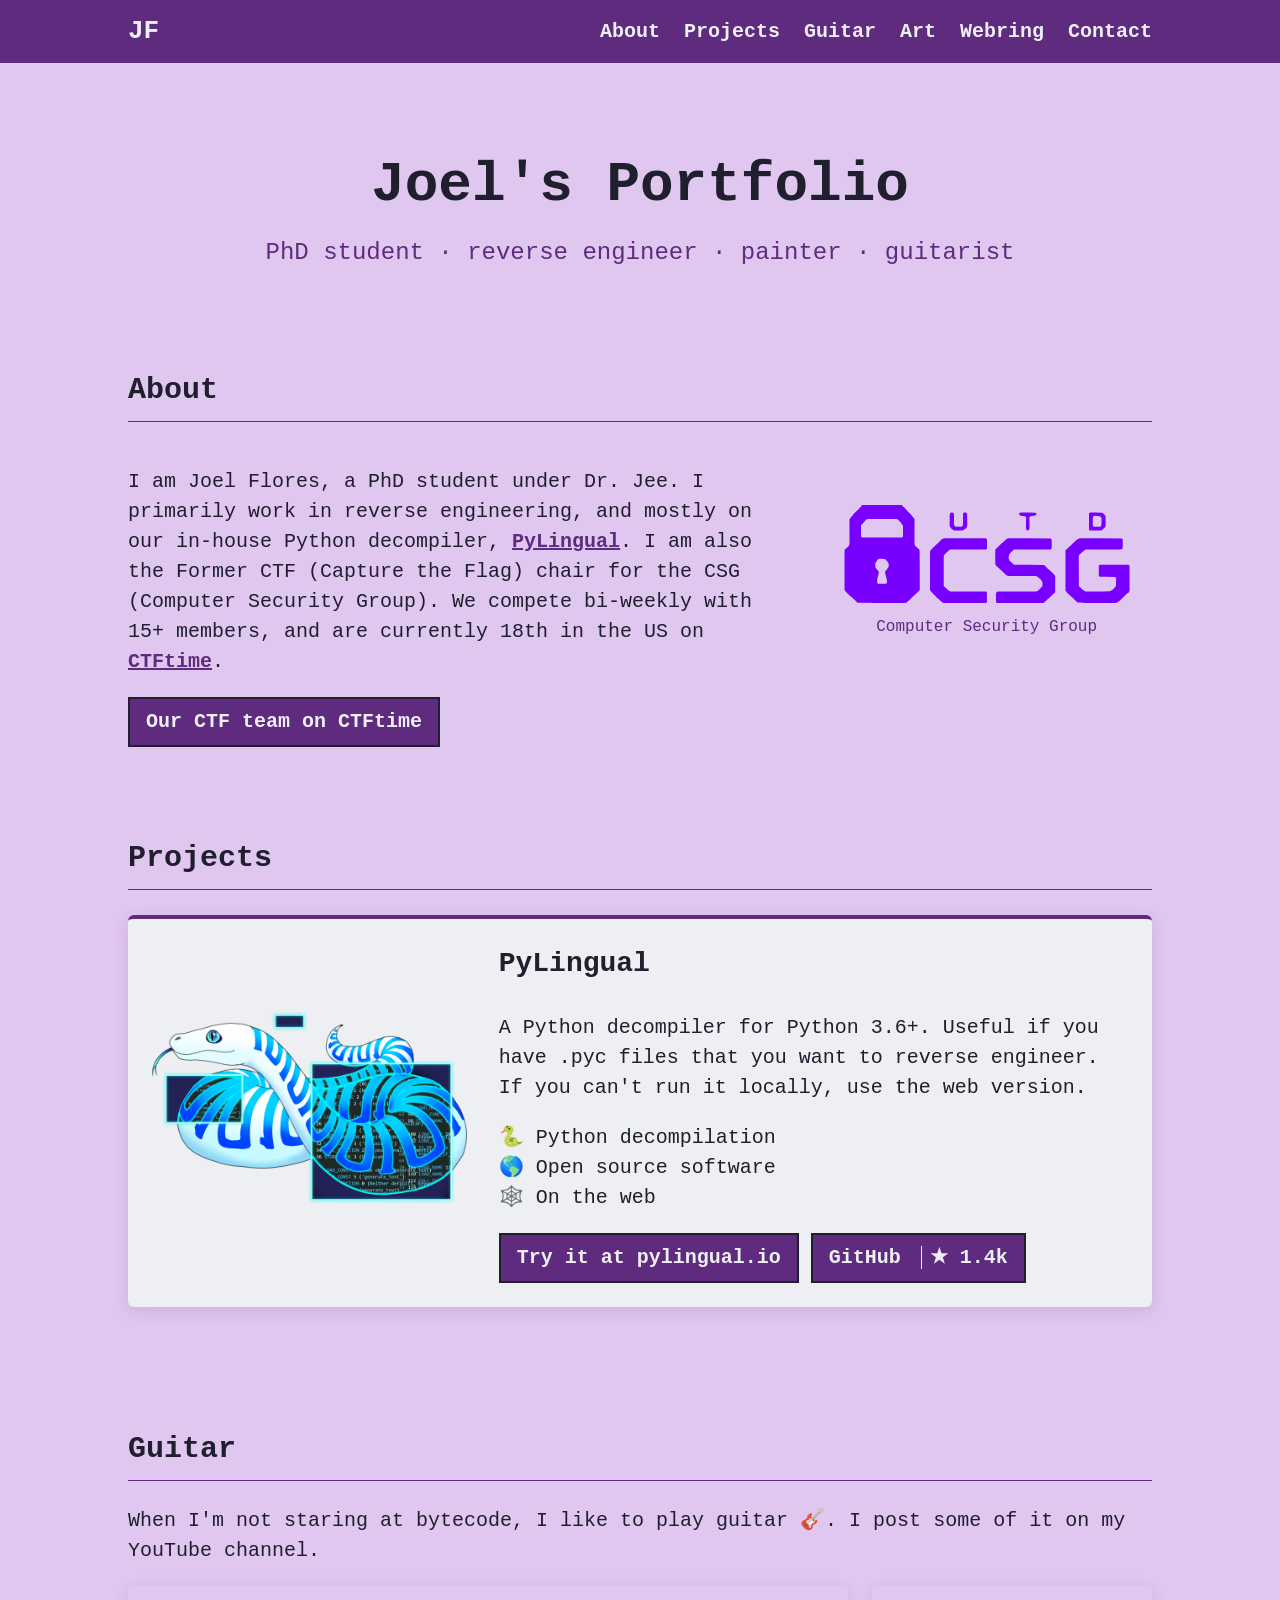
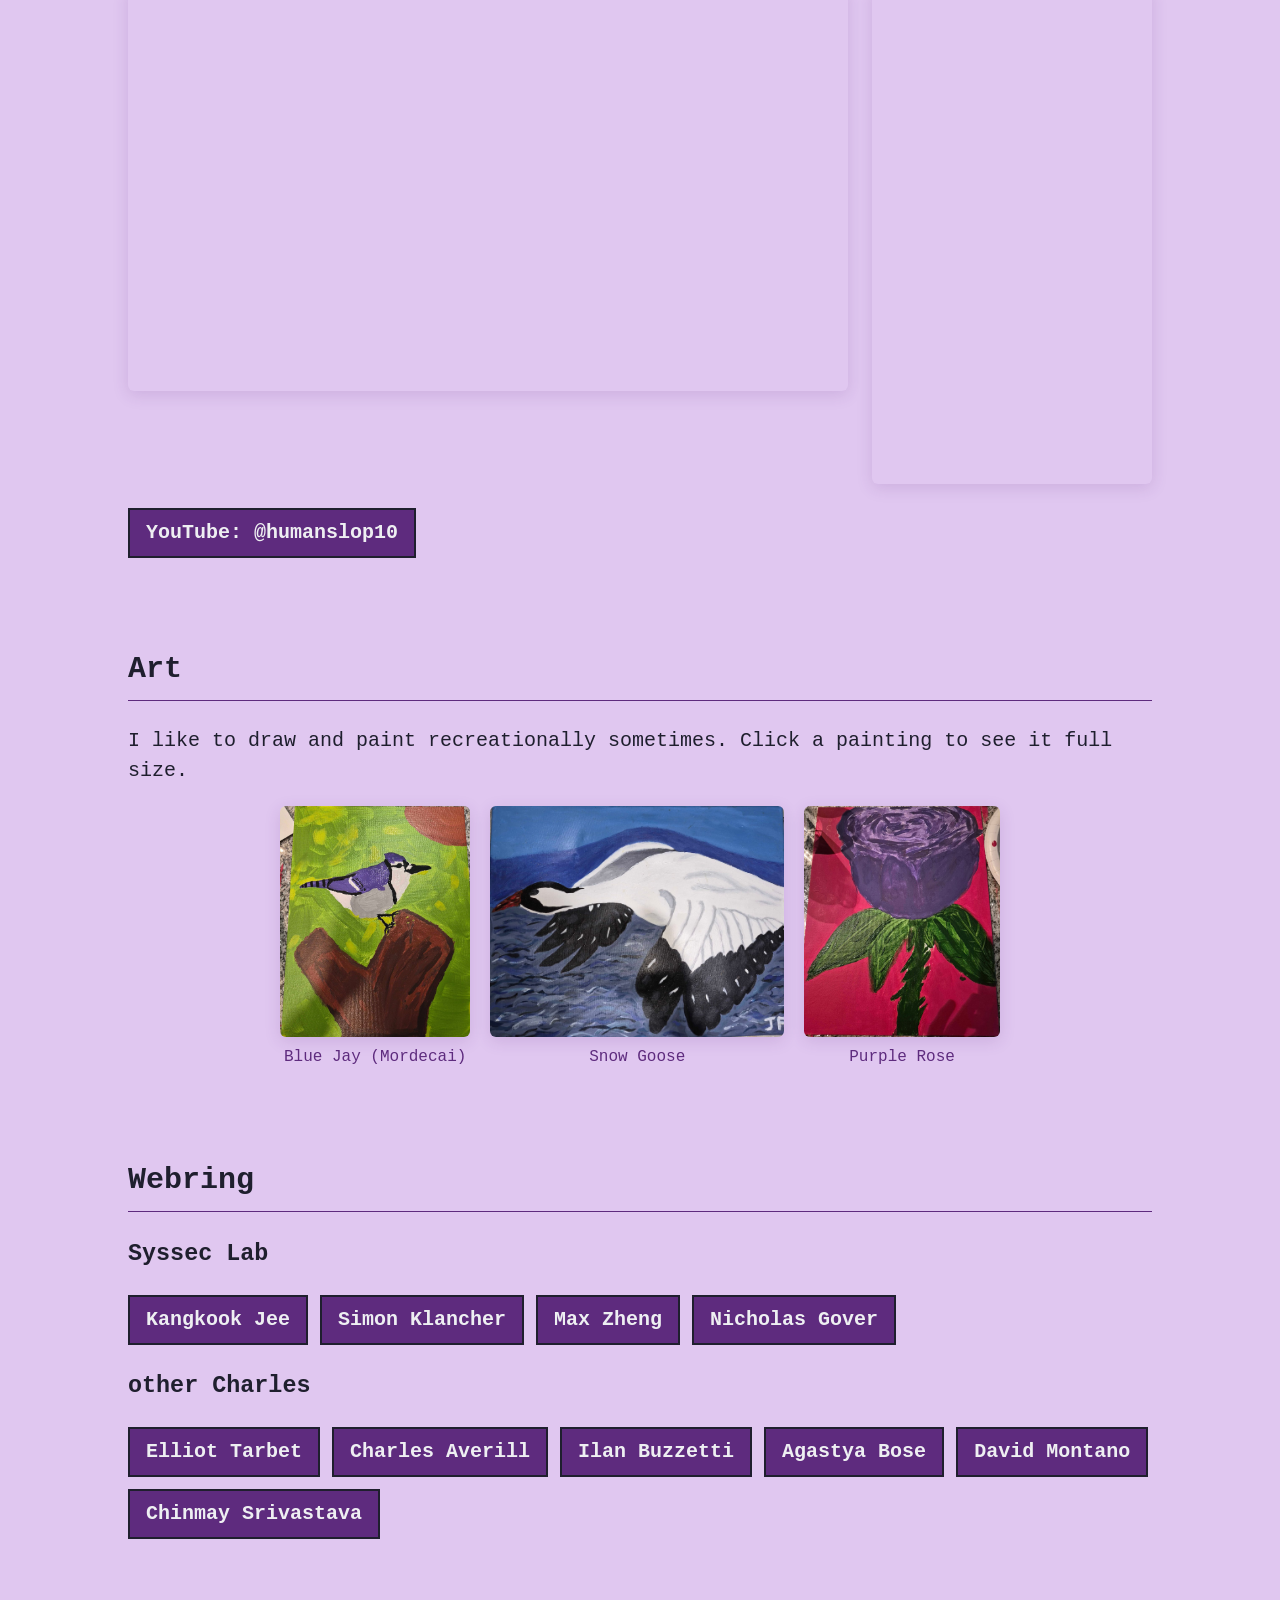
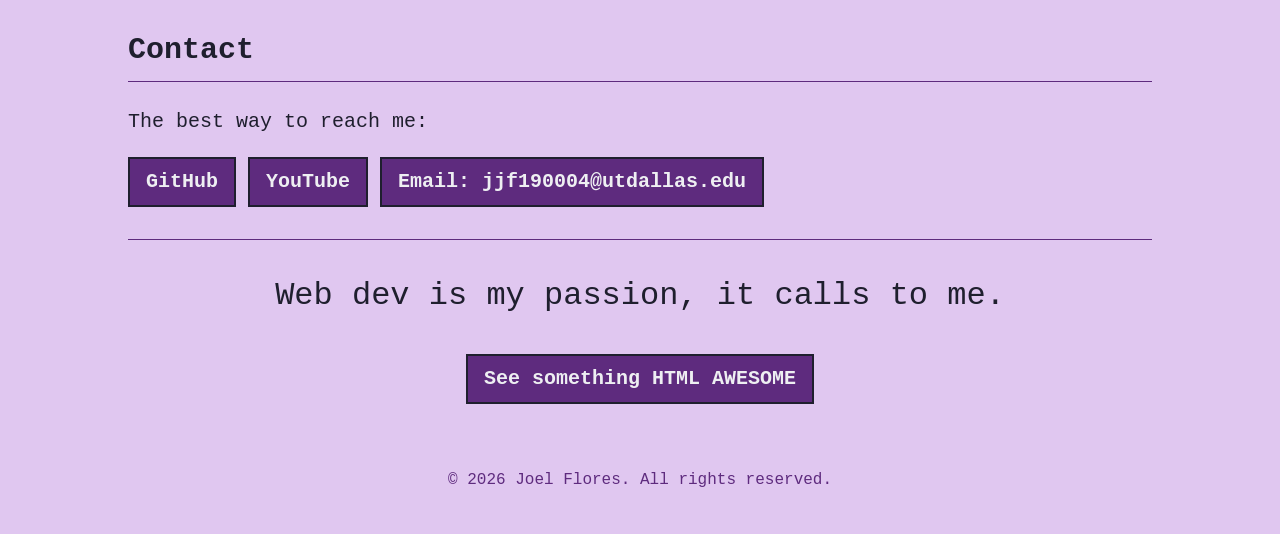
<file: index.html>
<!DOCTYPE html>
<html lang="en">
<head>
    <meta charset="UTF-8">
    <meta name="viewport" content="width=device-width, initial-scale=1.0">
    <meta name="description" content="Joel Flores - PhD student working on reverse engineering and the PyLingual Python decompiler.">
    <link rel="icon" type="image/png" href="/images/bird.png">
    <link rel="stylesheet" href="portfolio.css?v=2">
    <title>Joel Flores</title>
</head>

<body>
    <nav class="topnav">
        <div class="container">
            <a class="brand" href="#home">JF</a>
            <a href="#about">About</a>
            <a href="#projects">Projects</a>
            <a href="#guitar">Guitar</a>
            <a href="#art">Art</a>
	    <a href="#webring">Webring</a>
            <a href="#contact">Contact</a>
        </div>
    </nav>

    <div class="container">
        <header id="home">
            <h1>Joel's Portfolio</h1>
            <p class="tagline">PhD student &middot; reverse engineer &middot; painter &middot; guitarist</p>
        </header>

        <main>
            <section id="about">
                <h2>About</h2>
                <div class="about-grid">
                    <p>
                        I am Joel Flores, a PhD student under Dr. Jee. I primarily work in reverse engineering, and
                        mostly on our in-house Python decompiler, <a href="https://pylingual.io/">PyLingual</a>.
                        I am also the Former CTF (Capture the Flag) chair for the CSG (Computer Security Group). We compete
                        bi-weekly with 15+ members, and are currently 18th in the US on
                        <a href="https://ctftime.org/team/333">CTFtime</a>.
                    </p>
                    <figure id="csg-logo">
                        <img src="images/csg_logo.svg" alt="UTD CSG logo" width="288" height="100">
                        <figcaption>Computer Security Group</figcaption>
                    </figure>
                </div>
                <div class="links">
                    <a class="button" href="https://ctftime.org/team/333">Our CTF team on CTFtime</a>
                </div>
            </section>

            <section id="projects">
                <h2>Projects</h2>

                <article id="pylingual" class="project">
                    <figure>
                        <img src="images/pylingual_snake.png" alt="PyLingual snake logo">
                    </figure>
                    <div class="project-body">
                        <h3>PyLingual</h3>
                        <p>
                            A Python decompiler for Python 3.6+. Useful if you have <code>.pyc</code> files that you
                            want to reverse engineer. If you can't run it locally, use the web version.
                        </p>
                        <ul>
                            <li>🐍 Python decompilation</li>
                            <li>🌎 Open source software</li>
                            <li>🕸️ On the web</li>
                        </ul>
                        <div class="links">
                            <a class="button" href="https://pylingual.io/">Try it at pylingual.io</a>
                            <a class="button" href="https://github.com/syssec-utd/pylingual">
                                GitHub <span class="stars">★ <span id="pylingual-stars">1.4k</span></span>
                            </a>
                        </div>
                    </div>
                </article>

            </section>

            <section id="guitar">
                <h2>Guitar</h2>
                <p>
                    When I'm not staring at bytecode, I like to play guitar 🎸. I post some of it on my
                    YouTube channel.
                </p>
                <div class="videos">
                    <div class="video">
                        <iframe src="https://www.youtube-nocookie.com/embed/khddZ1LY160" title="Guitar video" loading="lazy" allow="accelerometer; encrypted-media; gyroscope; picture-in-picture; web-share" allowfullscreen></iframe>
                    </div>
                    <div class="video short">
                        <iframe src="https://www.youtube-nocookie.com/embed/4wK2CjuvjFI" title="Guitar short" loading="lazy" allow="accelerometer; encrypted-media; gyroscope; picture-in-picture; web-share" allowfullscreen></iframe>
                    </div>
                </div>
                <div class="links">
                    <a class="button" href="https://www.youtube.com/@humanslop10">YouTube: @humanslop10</a>
                </div>
            </section>
	    
            <section id="art">
                <h2>Art</h2>
                <p>I like to draw and paint recreationally sometimes. Click a painting to see it full size.</p>
                <div class="gallery">
                    <figure style="--ratio: 0.824">
                        <a href="images/bird1.png"><img src="images/bird1_web.jpg" alt="Blue Jay painting" loading="lazy" width="1154" height="1400"></a>
                        <figcaption>Blue Jay (Mordecai)</figcaption>
                    </figure>
                    <figure style="--ratio: 1.272">
                        <a href="images/bird2.png"><img src="images/bird2_web.jpg" alt="Snow goose painting" loading="lazy" width="1400" height="1101"></a>
                        <figcaption>Snow Goose</figcaption>
                    </figure>
                    <figure style="--ratio: 0.848">
                        <a href="images/rose.png"><img src="images/rose_web.jpg" alt="Purple rose painting" loading="lazy" width="1187" height="1400"></a>
                        <figcaption>Purple Rose</figcaption>
                    </figure>
                </div>
            </section>
	    <section id= "webring">
            <h2> Webring </h2>		    
                <h3>Syssec Lab </h3>
                    <div class = "links">
                     <a class="button" href="https://kangkookjee.io/">Kangkook Jee</a>
                     <a class="button" href="https://sklancher.com/">Simon Klancher</a>
                     <a class="button" href="https://example.com/">Max Zheng</a>  <!--Change when he gets a new domain-->
                     <a class="button" href="https://example.com/">Nicholas Gover</a>  <!--Change when he gets a new domain-->
                    </div>
                <h3> other Charles </h3>
                    <div class = "links">
                     <a class="button" href="https://tar.bet//">Elliot Tarbet</a>
                     <a class="button" href="https://charles.systems/">Charles Averill</a>
                     <a class="button" href="https://ilanb.xyz/">Ilan Buzzetti</a>
                     <a class="button" href="https://personal.utdallas.edu/~agastya/">Agastya Bose</a>
                     <a class="button" href="https://montano.dev">David Montano</a>
                     <a class="button" href="https://chinmay.systems">Chinmay Srivastava</a>
                    </div>
			     
	    </section>
            <section id="contact">
                <h2>Contact</h2>
                <p>The best way to reach me:</p>
                <div class="links">
		            <a class="button" href="https://github.com/Joel-Flores123">GitHub</a>
                    <a class="button" href="https://www.youtube.com/@humanslop10">YouTube</a>
                    <a class="button" href="mailto:jjf190004@utdallas.edu">Email: jjf190004@utdallas.edu</a>
                </div>
            </section>
        </main>

        <aside id="passion">
            <p>Web dev is my passion, it calls to me.</p>
            <a class="button" href="html_awesome.html">See something HTML AWESOME</a>
        </aside>

        <footer>
            <p>&copy; <span id="year">2026</span> Joel Flores. All rights reserved.</p>
        </footer>
    </div>

    <script src="snake.js"></script>
    <script>
        document.getElementById("year").textContent = new Date().getFullYear();

        // Live star count for PyLingual; keeps the fallback text if the API is unreachable or rate-limited.
        fetch("https://api.github.com/repos/syssec-utd/pylingual")
            .then(function (res) { return res.ok ? res.json() : Promise.reject(res.status); })
            .then(function (repo) {
                var n = repo.stargazers_count;
                document.getElementById("pylingual-stars").textContent =
                    n >= 1000 ? (n / 1000).toFixed(1).replace(/\.0$/, "") + "k" : n;
            })
            .catch(function () {});
    </script>
</body>
</html>
</file>
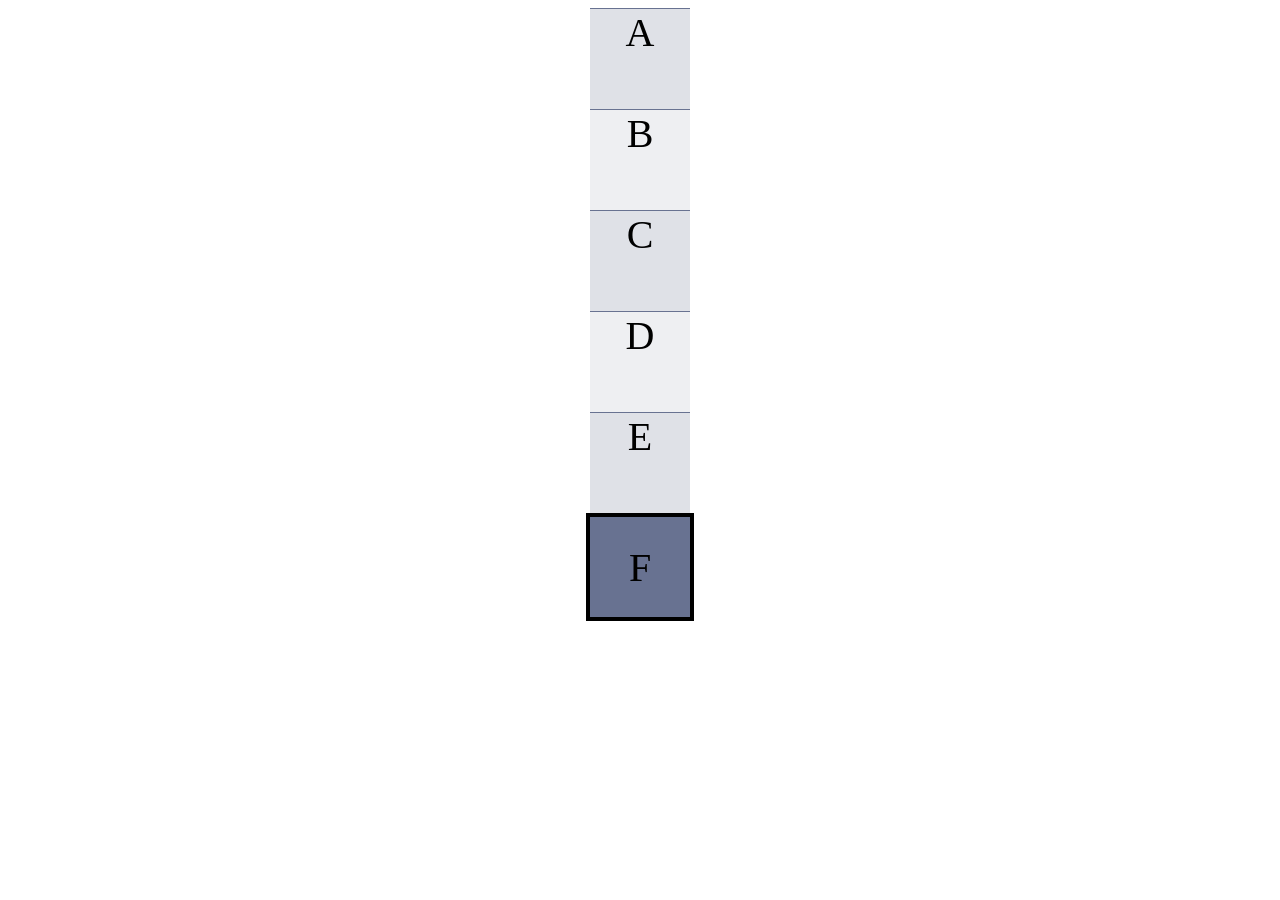
<file: html_awesome.html>
<!DOCTYPE html>
<html lang="en">
<head>
    <meta charset="UTF-8">
    <meta name="viewport" content="width=device-width, initial-scale=1.0">
    <link rel="stylesheet" href="styleC.css">
    <title>HTML AWESOME</title>
</head>

<body>
    <div class="container">
        <div class="box">A</div>
        <div class="box">B</div>
        <div class="box">C</div>
        <div class="box">D</div>
        <div class="box">E</div>
        <div class="box">F</div>
    </div>
</body>
</html>
</file>
<file: portfolio.css>
/* colors */
:root {
    --bg: #e0c7f0;
    --accent: #5e2b7e;
    --card: #eeeff2;
    --card-alt: #dfe1e7;
    --text: #1f1f2e;
}

/* fonts */
html {
    scroll-behavior: smooth;
}

body, html {
    margin: 0;
    font-size: 20px;
    font-family: 'Courier New', monospace;
    color: var(--text);
    line-height: 1.5;
}

/* only html gets the background, so the snake canvas behind body still shows */
html {
    background-color: var(--bg);
}

a {
    color: var(--accent);
    font-weight: bold;
}

a:hover {
    color: var(--text);
}

img {
    max-width: 100%;
    height: auto;
}

.container {
    width: 80%;
    max-width: 1200px;
    margin: 0 auto;
}

/* navigation */
.topnav {
    position: sticky;
    top: 0;
    z-index: 10;
    background-color: var(--accent);
}

.topnav .container {
    display: flex;
    gap: 24px;
    align-items: center;
    padding: 12px 0;
}

.topnav a {
    color: var(--card);
    text-decoration: none;
}

.topnav a:hover {
    color: var(--bg);
    text-decoration: underline;
}

.topnav .brand {
    margin-right: auto;
    font-size: 26px;
}

/* sections */
#home {
    padding: 80px 0 40px;
    text-align: center;
}

#home h1 {
    font-size: 56px;
    margin: 0;
}

.tagline {
    color: var(--accent);
    font-size: 24px;
    margin: 8px 0 0;
}

section {
    padding: 32px 0;
    scroll-margin-top: 60px;
}

h2 {
    border-bottom: 1px solid var(--accent);
    padding-bottom: 8px;
}

.about-grid {
    display: flex;
    gap: 32px;
    align-items: center;
}

.about-grid p {
    flex: 2;
}

#csg-logo {
    flex: 1;
    margin: 0;
    text-align: center;
}

figcaption {
    font-size: 16px;
    color: var(--accent);
}

/* project cards */
.project {
    display: flex;
    gap: 32px;
    align-items: center;
    background-color: var(--card);
    border-top: 4px solid var(--accent);
    padding: 24px;
    margin-bottom: 32px;
    border-radius: 6px;
    box-shadow: 0 4px 16px rgba(94, 43, 126, 0.15);
}

.project:nth-of-type(even) {
    background-color: var(--card-alt);
}

.project figure {
    flex: 1;
    margin: 0;
}

.project-body {
    flex: 2;
}

.project h3 {
    margin-top: 0;
    font-size: 28px;
}

.project ul {
    list-style: none;
    padding: 0;
}

/* guitar videos */
.videos {
    display: flex;
    flex-wrap: wrap;
    gap: 24px;
    align-items: flex-start;
    margin-bottom: 24px;
}

.video {
    flex: 3 1 400px;
    aspect-ratio: 16 / 9;
    border-radius: 6px;
    overflow: hidden;
    box-shadow: 0 4px 16px rgba(94, 43, 126, 0.15);
}

.video.short {
    flex: 0 1 280px;
    aspect-ratio: 9 / 16;
}

.video iframe {
    width: 100%;
    height: 100%;
    border: 0;
    display: block;
}

/* art gallery: widths follow each painting's aspect ratio so they share one height */
.gallery {
    display: flex;
    gap: 20px;
    align-items: flex-start;
    max-width: 720px;  /* keeps the paintings ~230px tall on desktop */
    margin: 0 auto;
}

.gallery figure {
    flex: var(--ratio) 1 0;
    margin: 0;
    text-align: center;
}

.gallery img {
    display: block;
    width: 100%;
    height: auto;
    border-radius: 6px;
    box-shadow: 0 4px 16px rgba(94, 43, 126, 0.15);
    transition: transform 0.15s;
}

.gallery a:hover img {
    transform: scale(1.02);
}

.gallery figcaption {
    margin-top: 8px;
}

.links {
    display: flex;
    flex-wrap: wrap;
    gap: 12px;
}

.button {
    display: inline-block;
    padding: 8px 16px;
    background-color: var(--accent);
    color: var(--card);
    text-decoration: none;
    border: 2px solid var(--text);
    transition: transform 0.1s;
}

.button:hover {
    color: var(--card);
    transform: translate(-2px, -2px);
}

.stars {
    margin-left: 8px;
    padding-left: 8px;
    border-left: 1px solid var(--card);
}

#passion {
    border-top: 1px solid var(--accent);
    font-size: 32px;
    text-align: center;
    padding-bottom: 24px;
}

#passion .button {
    font-size: 20px;
}

footer {
    text-align: center;
    font-size: 16px;
    color: var(--accent);
    padding: 24px 0;
}

/* wandering snake (snake.js) */
#snake {
    position: fixed;
    inset: 0;
    width: 100%;
    height: 100%;
    z-index: -1;
    pointer-events: none;
}

/* phones */
@media (max-width: 700px) {
    body, html {
        font-size: 17px;
    }

    .container {
        width: auto;
        padding: 0 16px;
    }

    #home h1 {
        font-size: 36px;
    }

    .about-grid,
    .project,
    .gallery {
        flex-direction: column;
    }

    .gallery {
        align-items: center;
    }

    .gallery figure {
        flex: none;
        width: min(100%, 260px);
    }

    #passion {
        font-size: 24px;
    }
}
</file>
<file: styleC.css>
/* center the container */
.container {
    display: flex;
    flex-direction: column;
    justify-content: space-between;
    align-items: center;
    height: 100%;
}

/* rotates and enlarges the boxes in my container */
.container:hover .box{
    transition: width 2s, height 2s, transform 2s;
    width: 300px;
    height: 300px;
    transform: rotate(360deg);
}

/* default boxes */
.box {
    width: 100px;
    height: 100px;
    border-top: 1px solid #687291;
    font-size: 40px;
    text-align: center;
}

/* even boxes will do the entire example animation in 3 seconds forever */
.box:nth-child(even){

    width: 100px;
    height: 100px;
    background-color: #eeeff2;
    position: relative;
    animation: example 3s infinite;
}

/* odd boxes will do the entire example2 animation in 4 seconds forever */
.box:nth-child(odd){
    width: 100px;
    height: 100px;
    position: relative;
    animation: example2 4s infinite;
    background-color: #dfe1e7;
}

/* add a border to the last box */
.box:last-child {
    background-color: #687291;
    border: 4px solid black;
    display: flex;
    justify-content: center;
    align-items: center;
}

/* will change colors and move around in a square shape */
@keyframes example {
  0%   {background-color:red; left:0px; top:0px;}
  25%  {background-color:yellow; left:0px; top:400px;}
  50%  {background-color:blue; left:400px; top:400px;}
  75%  {background-color:green; left:400px; top:0px;}
  100% {background-color:red; left:0px; top:0px;}
}

/* will change colors and move around in a square shape the opposite direction of example */
@keyframes example2 {
    0%   {background-color:red; left:0px; top:0px;}
    25%  {background-color:yellow; left:400px; top:0px;}
    50%  {background-color:blue; left:400px; top:400px;}
    75%  {background-color:green; left:0px; top:400px;}
    100% {background-color:red; left:0px; top:0px;}
}
</file>
